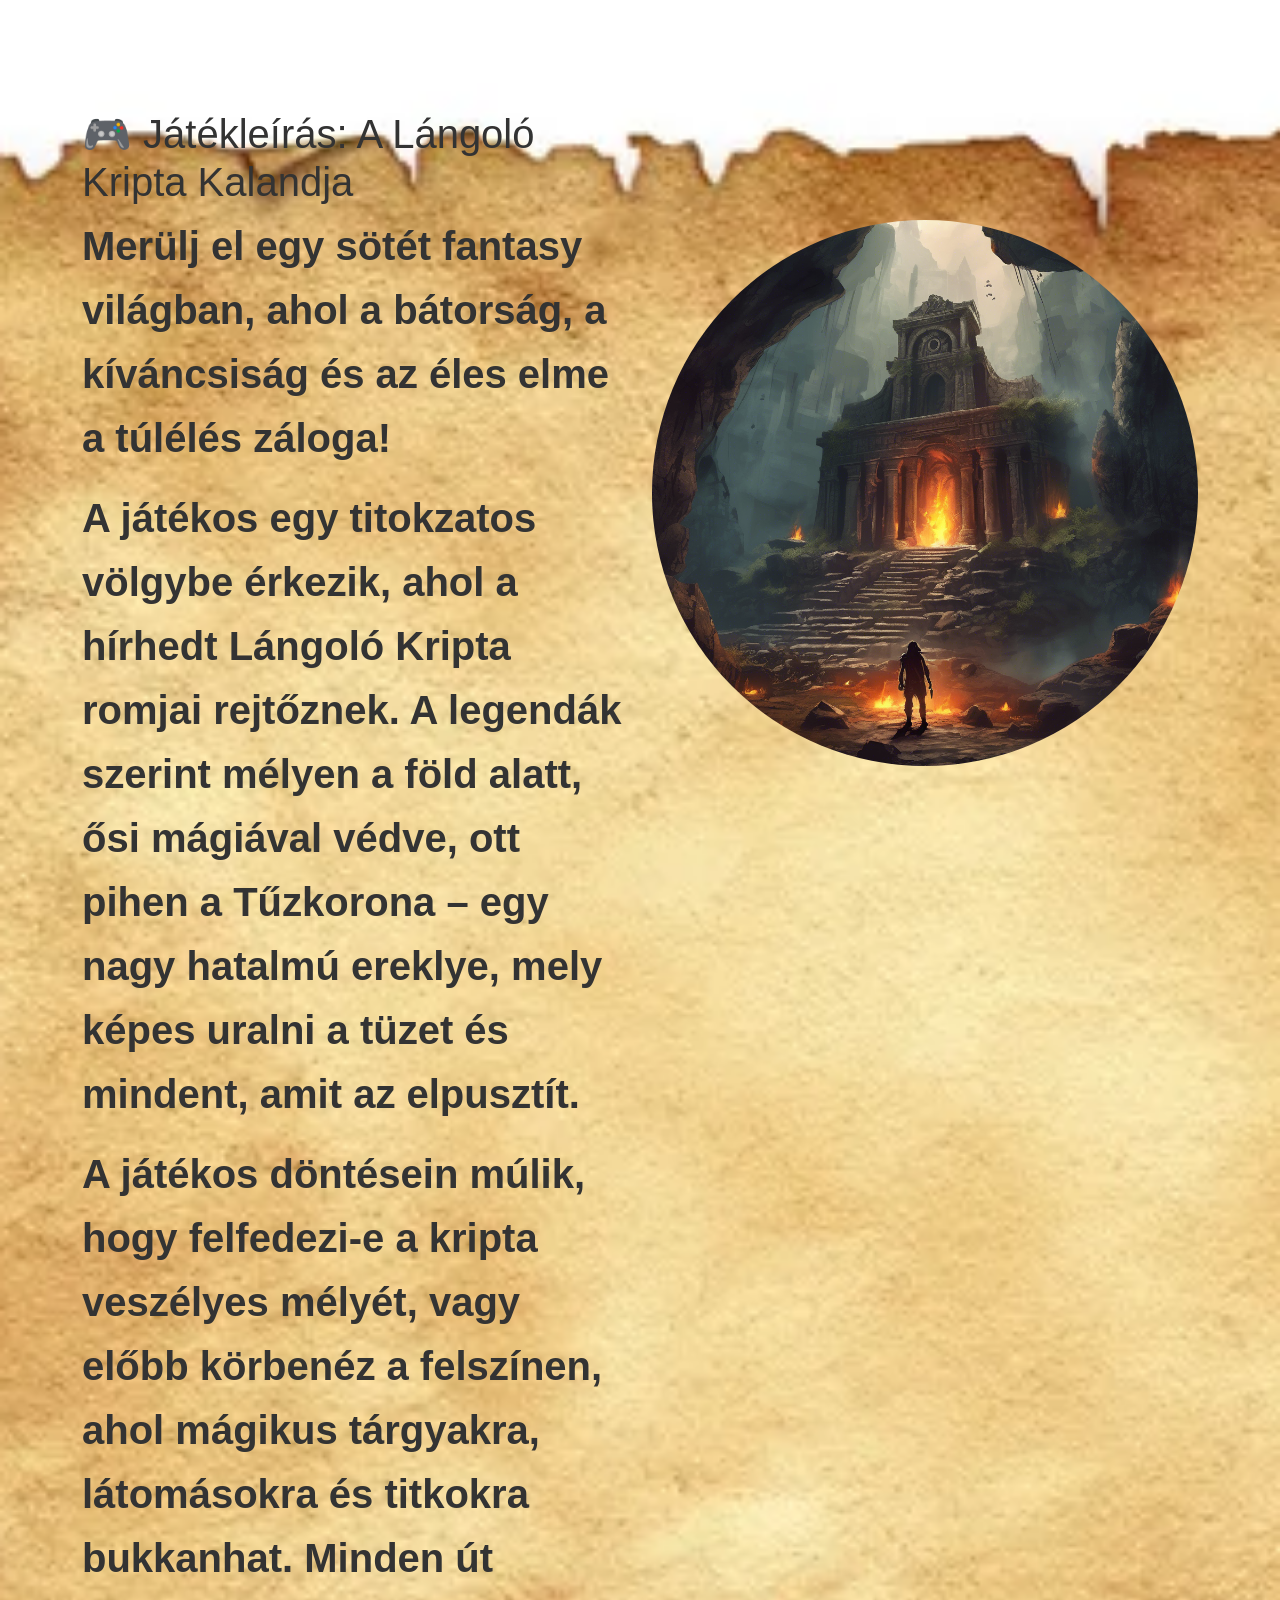
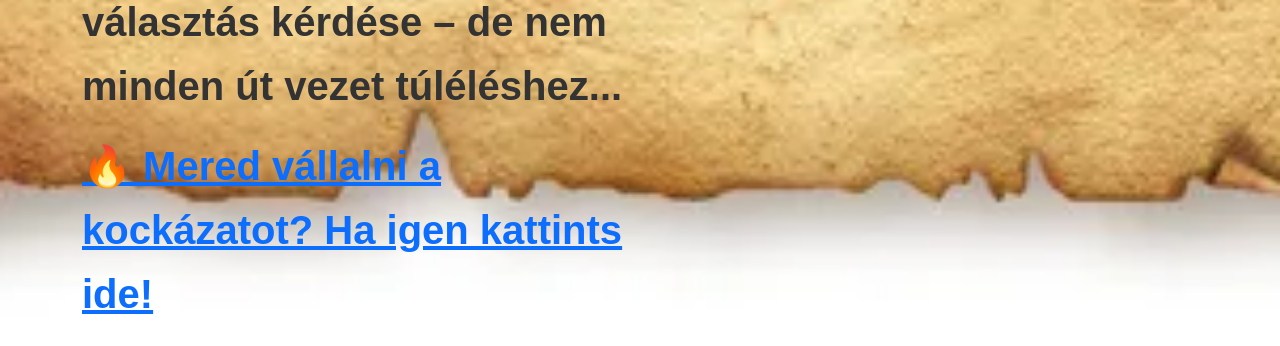
<file: index.html>
<!DOCTYPE html>
<html lang="hu">

<head>
    <meta charset="UTF-8">
    <meta name="viewport" content="width=device-width, initial-scale=1.0">
    <title>A Lángoló Kripta Kalandja</title>
    <link href="https://cdn.jsdelivr.net/npm/bootstrap@5.3.3/dist/css/bootstrap.min.css" rel="stylesheet">
    <link rel="stylesheet" href="style.css">
</head>

<body>
    <div class="container">
        <div class="row">
            <div class="col-md-6">
                <h1>🎮 Játékleírás: A Lángoló Kripta Kalandja</h1>
                <p>Merülj el egy sötét fantasy világban, ahol a bátorság, a kíváncsiság és az éles elme a túlélés
                    záloga!</p>

                    <p>  A játékos egy titokzatos völgybe érkezik, ahol a hírhedt Lángoló Kripta romjai rejtőznek. A legendák
                    szerint mélyen a föld alatt, ősi mágiával védve, ott pihen a Tűzkorona – egy nagy hatalmú ereklye,
                    mely képes uralni a tüzet és mindent, amit az elpusztít.</p>

                    <p>  A játékos döntésein múlik, hogy felfedezi-e a kripta veszélyes mélyét, vagy előbb körbenéz a
                    felszínen, ahol mágikus tárgyakra, látomásokra és titkokra bukkanhat. Minden út választás kérdése –
                    de nem minden út vezet túléléshez...
                </p>
               
       

                <a href="t1.html">🔥 Mered vállalni a kockázatot? Ha igen kattints ide!</a><br> 
            </div>
            <div class="col-md-6">
                <img class="img-fluid" src="a kezdet.png" alt="">
            </div>
        </div>
    </div>
</body>

</html>
</file>
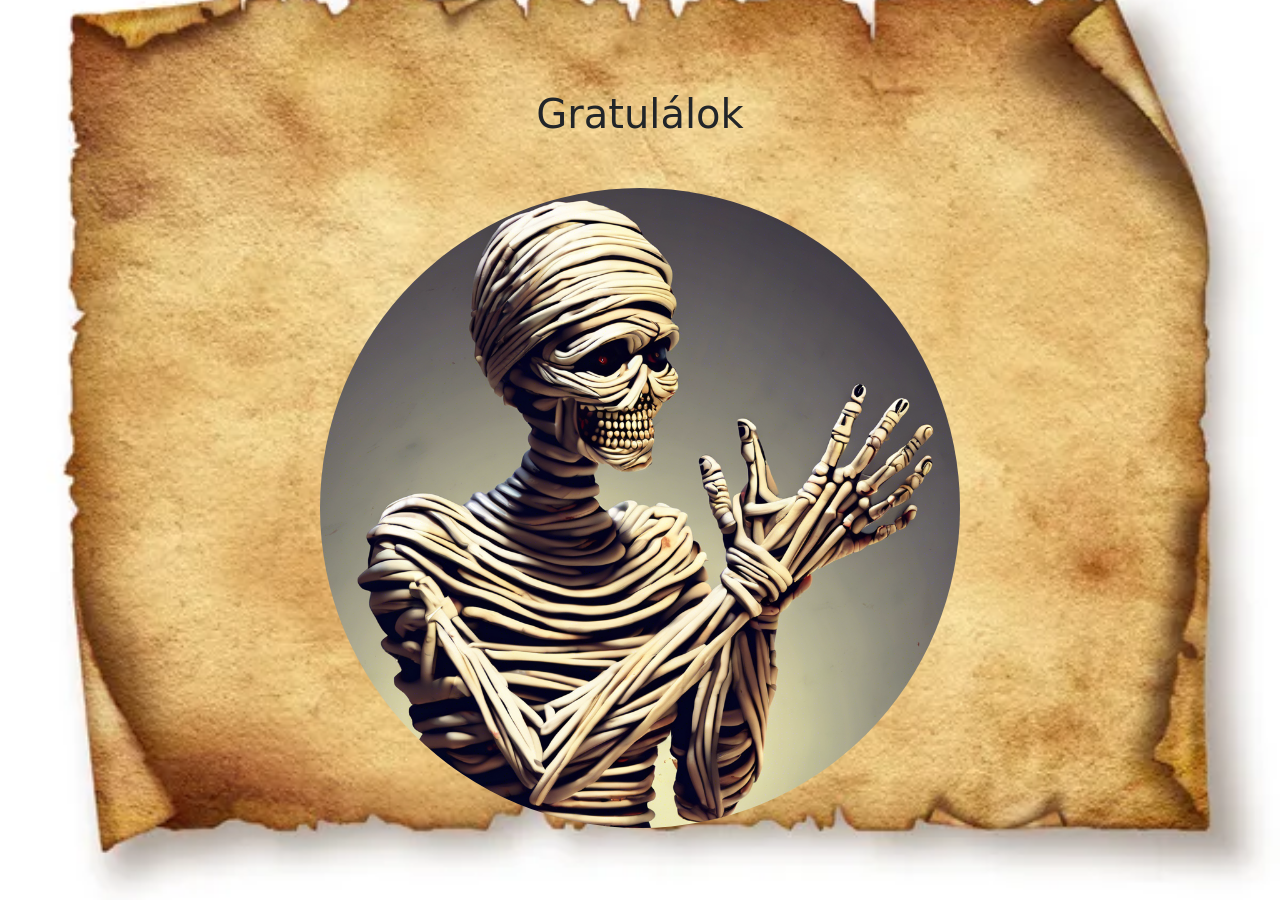
<file: t.html>
<!DOCTYPE html>
<html lang="hu">

<head>
    <meta charset="UTF-8">
    <meta name="viewport" content="width=device-width, initial-scale=1.0">
    <title>Document</title>
    <link href="https://cdn.jsdelivr.net/npm/bootstrap@5.3.3/dist/css/bootstrap.min.css" rel="stylesheet">
    <link rel="stylesheet" href="win.css">
</head>
<body>
    
    <h1>Gratulálok</h1>
    <img class="img-fluid" src="mumi.png" alt="">
</body>
</file>
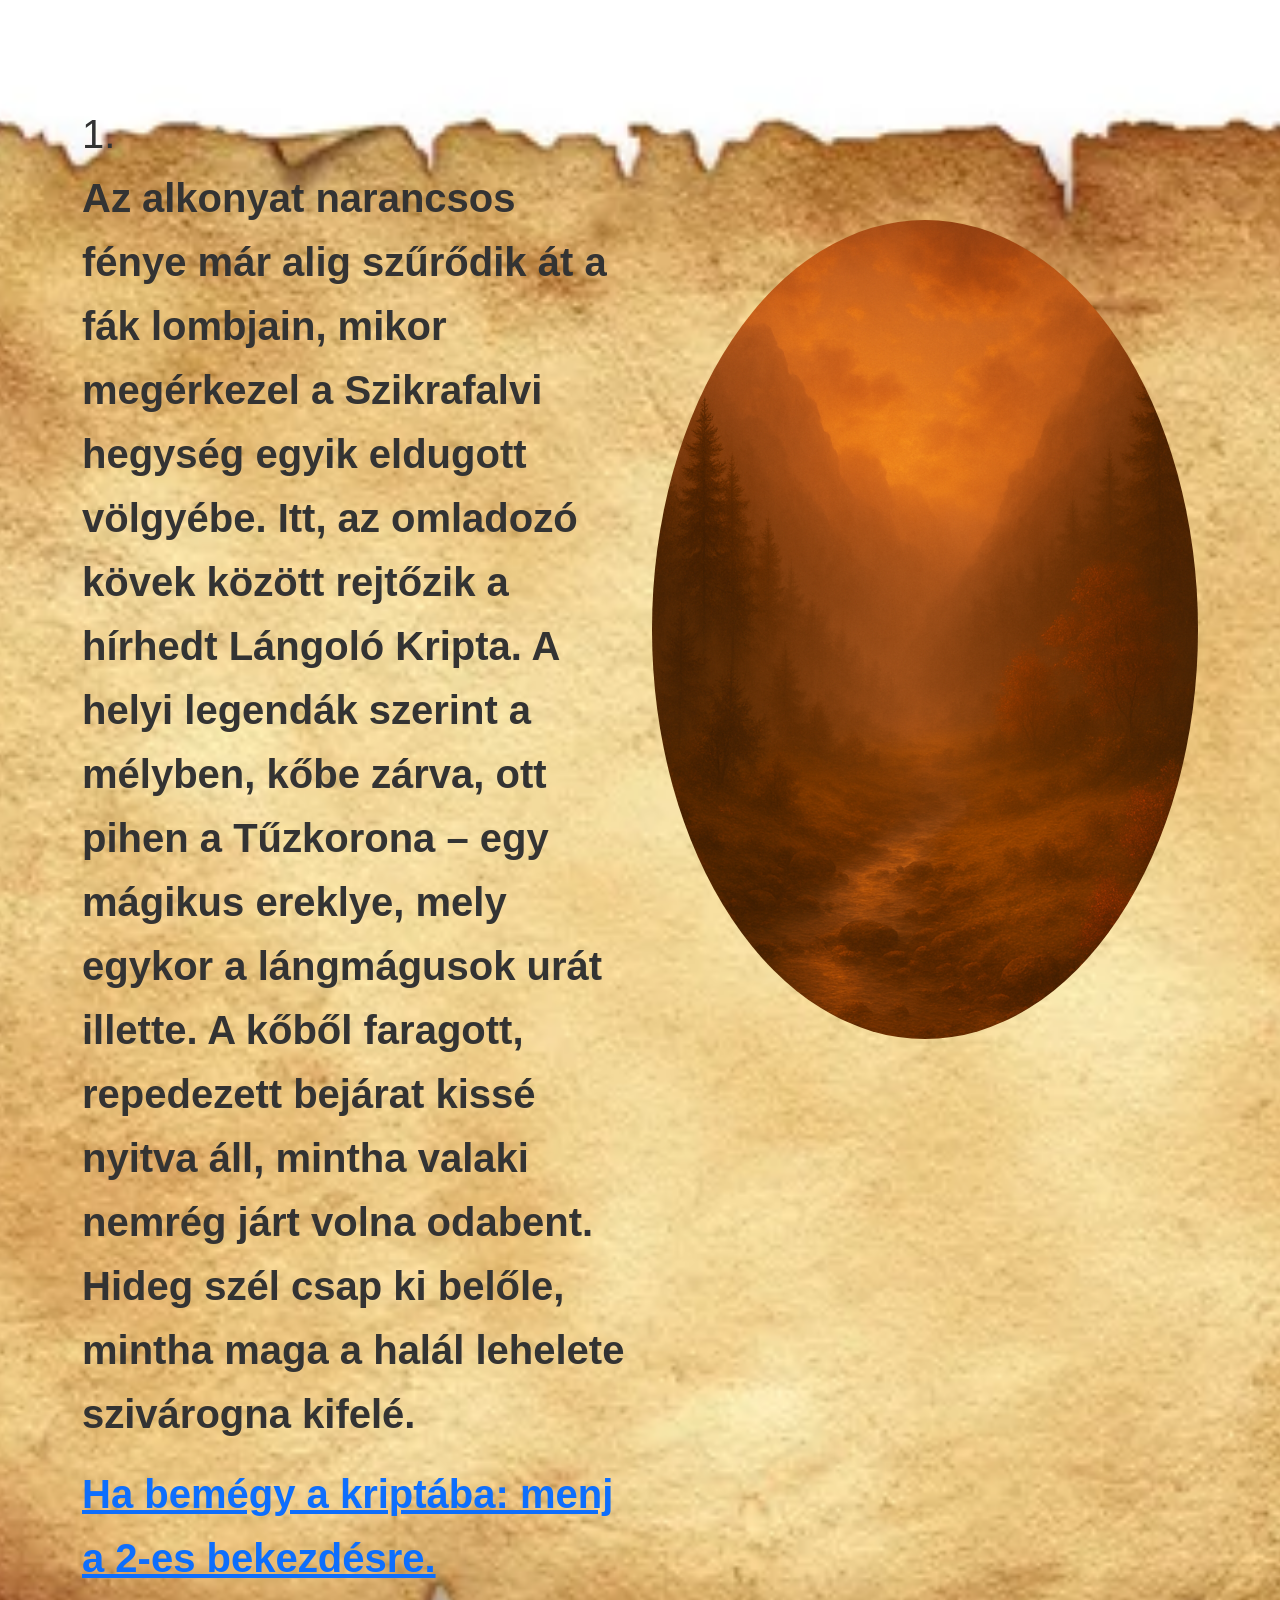
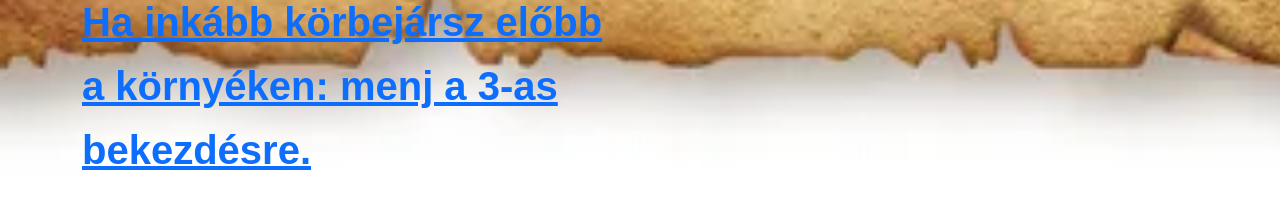
<file: t1.html>
<!DOCTYPE html>
<html lang="hu">

<head>
    <meta charset="UTF-8">
    <meta name="viewport" content="width=device-width, initial-scale=1.0">
    <title>A Lángoló Kripta Kalandja</title>
    <link href="https://cdn.jsdelivr.net/npm/bootstrap@5.3.3/dist/css/bootstrap.min.css" rel="stylesheet">
    <link rel="stylesheet" href="style.css">
</head>

<body>
    <div class="container">
        <div class="row">
            <div class="col-md-6">
                <h1>1.</h1> 
                <p>Az alkonyat narancsos fénye már alig szűrődik át a fák lombjain, mikor megérkezel a Szikrafalvi
                    hegység egyik eldugott völgyébe. Itt, az omladozó kövek között rejtőzik a hírhedt Lángoló Kripta. A
                    helyi legendák szerint a mélyben, kőbe zárva, ott pihen a Tűzkorona – egy mágikus ereklye, mely
                    egykor a lángmágusok urát illette. A kőből faragott, repedezett bejárat kissé nyitva áll, mintha
                    valaki nemrég járt volna odabent. Hideg szél csap ki belőle, mintha maga a halál lehelete szivárogna
                    kifelé.
                </p>
                <a href="t2.html">Ha bemégy a kriptába: menj a 2-es bekezdésre.</a><br> <a href="t3.html">Ha inkább
                    körbejársz előbb a környéken: menj a 3-as bekezdésre.</a>

            </div>
            <div class="col-md-6">
                <img class="img-fluid" src="volgy.png"  >
            </div>
        </div>
    </div>
</body>

</html>
</file>
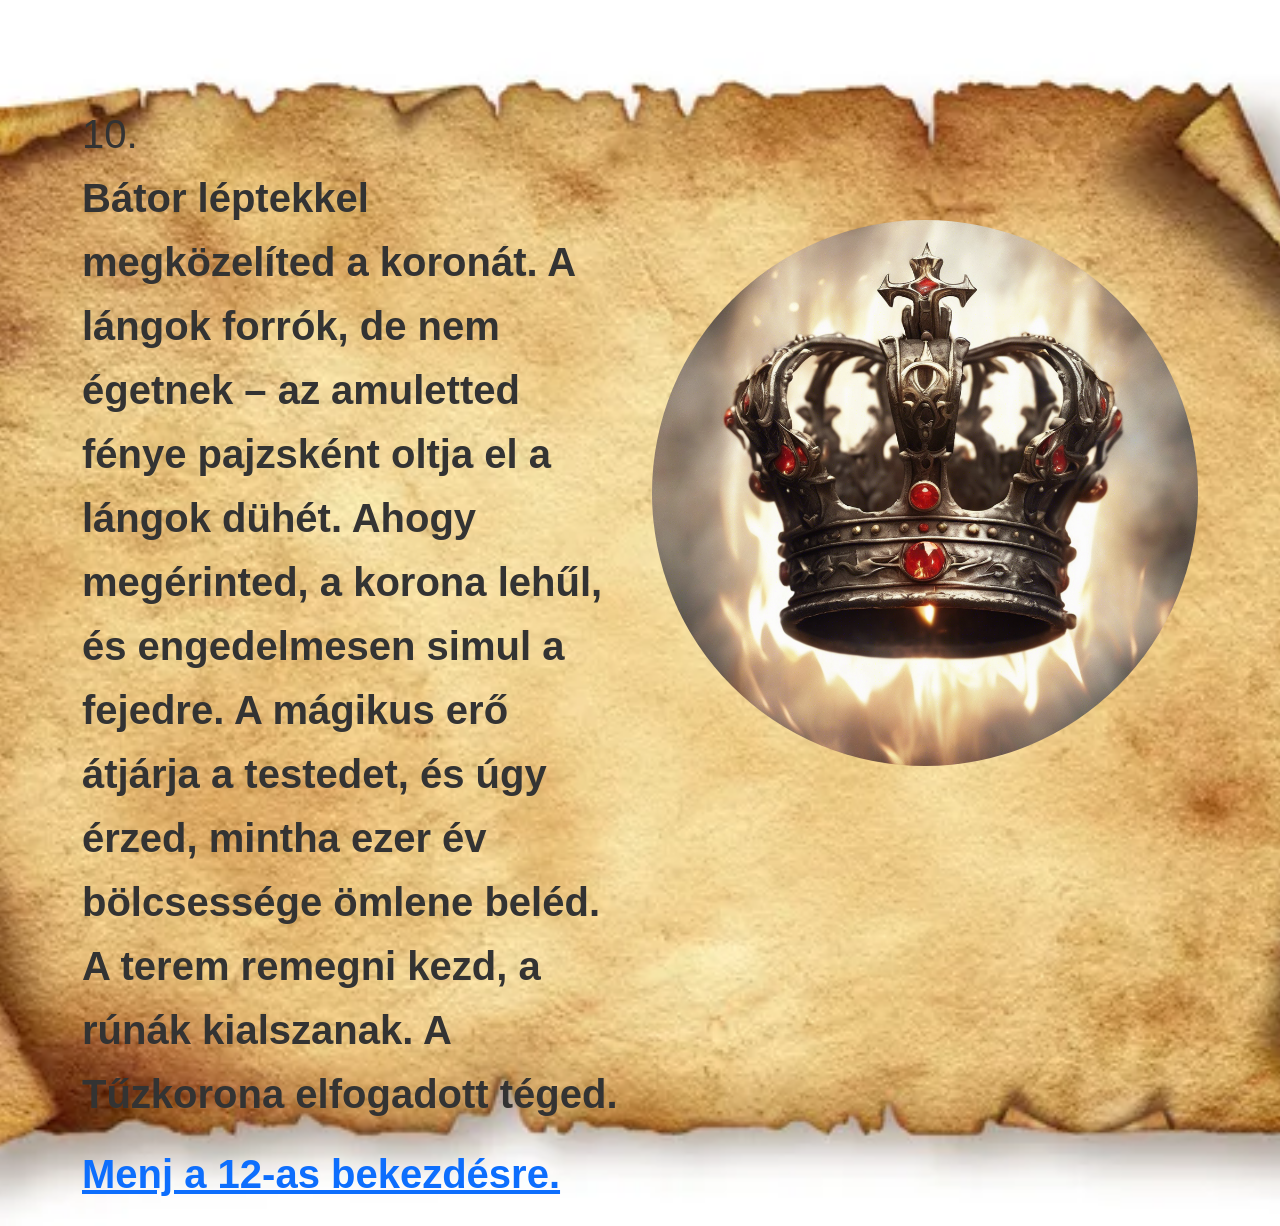
<file: t10.html>
<!DOCTYPE html>
<html lang="hu">

<head>
    <meta charset="UTF-8">
    <meta name="viewport" content="width=device-width, initial-scale=1.0">
    <title>A Lángoló Kripta Kalandja</title>
    <link href="https://cdn.jsdelivr.net/npm/bootstrap@5.3.3/dist/css/bootstrap.min.css" rel="stylesheet">
    <link rel="stylesheet" href="./style.css">
</head>

<body>
    <div class="container">
        <div class="row">
            <div class="col-md-6">
                <h1>10.</h1> 
                <p>Bátor léptekkel megközelíted a koronát. A lángok forrók, de nem égetnek – az amuletted fénye
                    pajzsként oltja el a lángok dühét. Ahogy megérinted, a korona lehűl, és engedelmesen simul a
                    fejedre. A mágikus erő átjárja a testedet, és úgy érzed, mintha ezer év bölcsessége ömlene beléd. A
                    terem remegni kezd, a rúnák kialszanak. A Tűzkorona elfogadott téged.
                </p>
                <a href="t13.html">Menj a 12-as bekezdésre.</a><br> 
            </div>
            <div class="col-md-6">
                <img class="img-fluid" src="korona.png" alt="">
            </div>
        </div>
    </div>
</body>

</html>
</file>
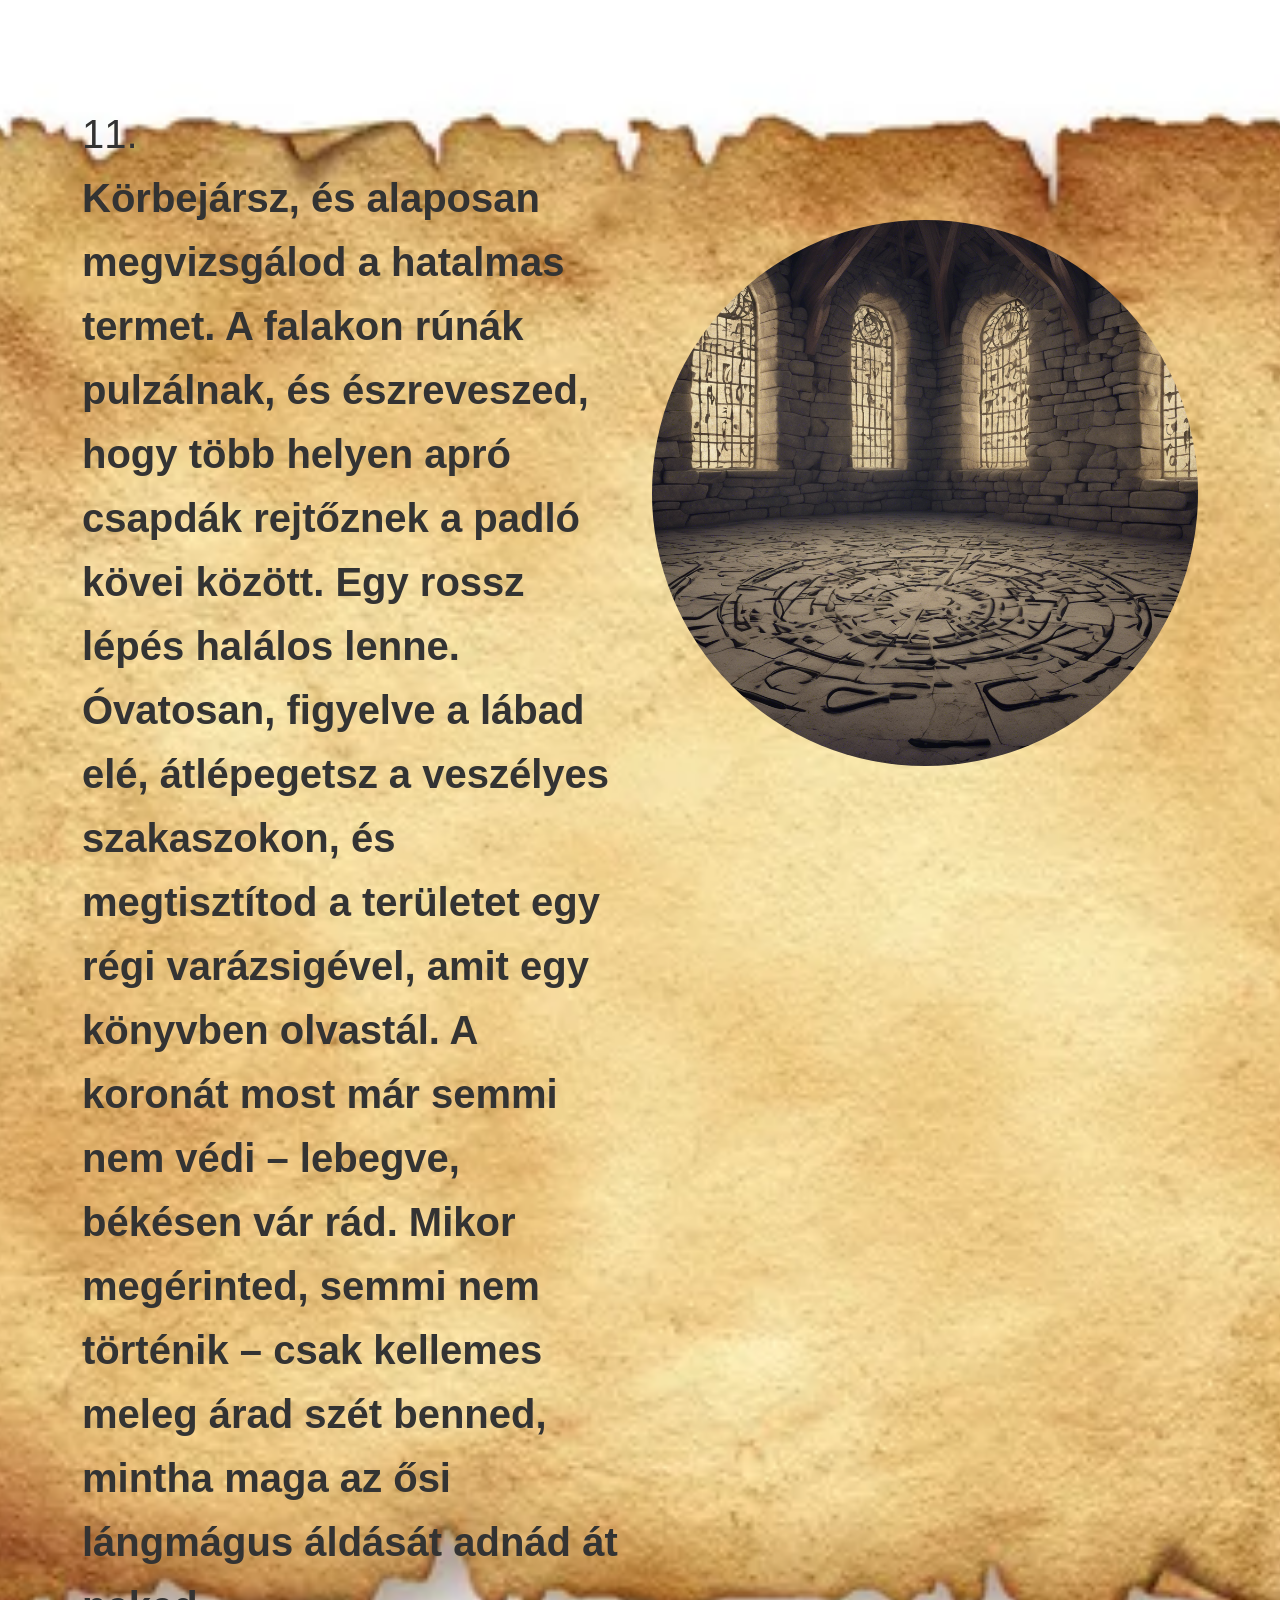
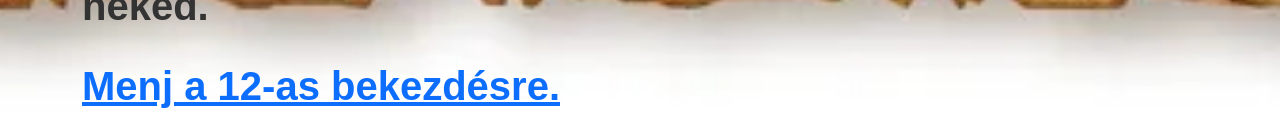
<file: t11.html>
<!DOCTYPE html>
<html lang="hu">

<head>
    <meta charset="UTF-8">
    <meta name="viewport" content="width=device-width, initial-scale=1.0">
    <title>A Lángoló Kripta Kalandja</title>
    <link href="https://cdn.jsdelivr.net/npm/bootstrap@5.3.3/dist/css/bootstrap.min.css" rel="stylesheet">
    <link rel="stylesheet" href="./style.css">
</head>

<body>
    <div class="container">
        <div class="row">
            <div class="col-md-6">
                <h1>11.</h1> 
                <p>Körbejársz, és alaposan megvizsgálod a hatalmas termet. A falakon rúnák pulzálnak, és észreveszed,
                    hogy több helyen apró csapdák rejtőznek a padló kövei között. Egy rossz lépés halálos lenne.
                    Óvatosan, figyelve a lábad elé, átlépegetsz a veszélyes szakaszokon, és megtisztítod a területet egy
                    régi varázsigével, amit egy könyvben olvastál. A koronát most már semmi nem védi – lebegve, békésen
                    vár rád. Mikor megérinted, semmi nem történik – csak kellemes meleg árad szét benned, mintha maga az
                    ősi lángmágus áldását adnád át neked.
                </p>
                <a href="t13.html">Menj a 12-as bekezdésre.
                </a><br> 

            </div>
            <div class="col-md-6">
                <img class="img-fluid" src="room.png" alt="">
            </div>
        </div>
    </div>
</body>

</html>
</file>
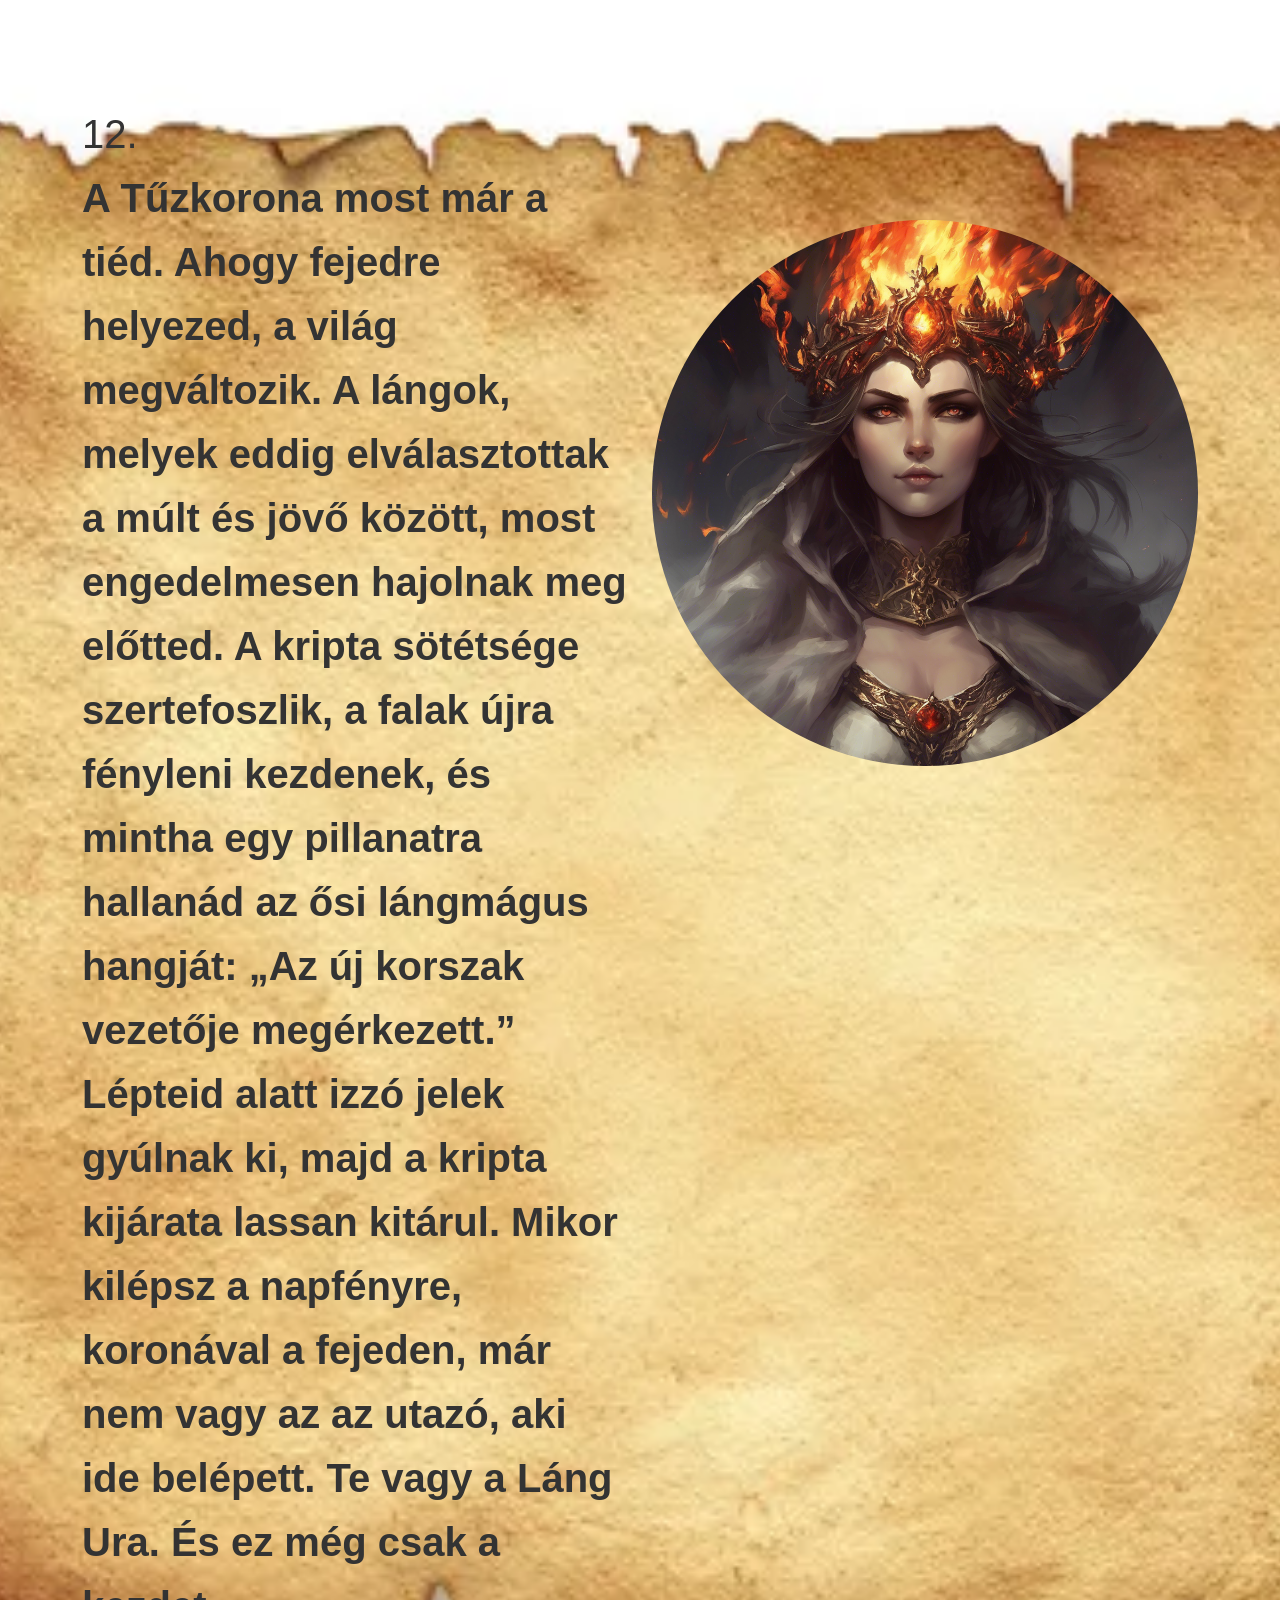
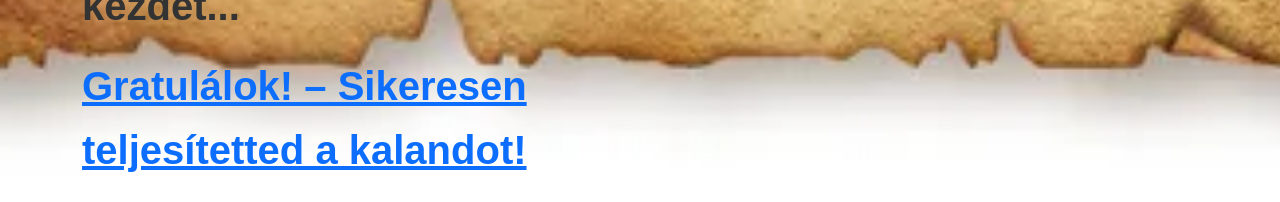
<file: t13.html>
<!DOCTYPE html>
<html lang="hu">

<head>
    <meta charset="UTF-8">
    <meta name="viewport" content="width=device-width, initial-scale=1.0">
    <title>A Lángoló Kripta Kalandja</title>
    <link href="https://cdn.jsdelivr.net/npm/bootstrap@5.3.3/dist/css/bootstrap.min.css" rel="stylesheet">
    <link rel="stylesheet" href="./style.css">
</head>

<body>
    <div class="container">
        <div class="row">
            <div class="col-md-6">
                <h1>12.</h1> 
                <p>A Tűzkorona most már a tiéd. Ahogy fejedre helyezed, a világ megváltozik. A lángok, melyek eddig
                    elválasztottak a múlt és jövő között, most engedelmesen hajolnak meg előtted. A kripta sötétsége
                    szertefoszlik, a falak újra fényleni kezdenek, és mintha egy pillanatra hallanád az ősi lángmágus
                    hangját: „Az új korszak vezetője megérkezett.” Lépteid alatt izzó jelek gyúlnak ki, majd a kripta
                    kijárata lassan kitárul. Mikor kilépsz a napfényre, koronával a fejeden, már nem vagy az az utazó,
                    aki ide belépett.
                    Te vagy a Láng Ura. És ez még csak a kezdet...
                </p>
                <a href="t.html">Gratulálok! – Sikeresen teljesítetted a kalandot!</a><br> 
            </div>
            <div class="col-md-6">
                <img class="img-fluid" src="nyer.png" alt="">
            </div>
        </div>
    </div>
</body>

</html>
</file>
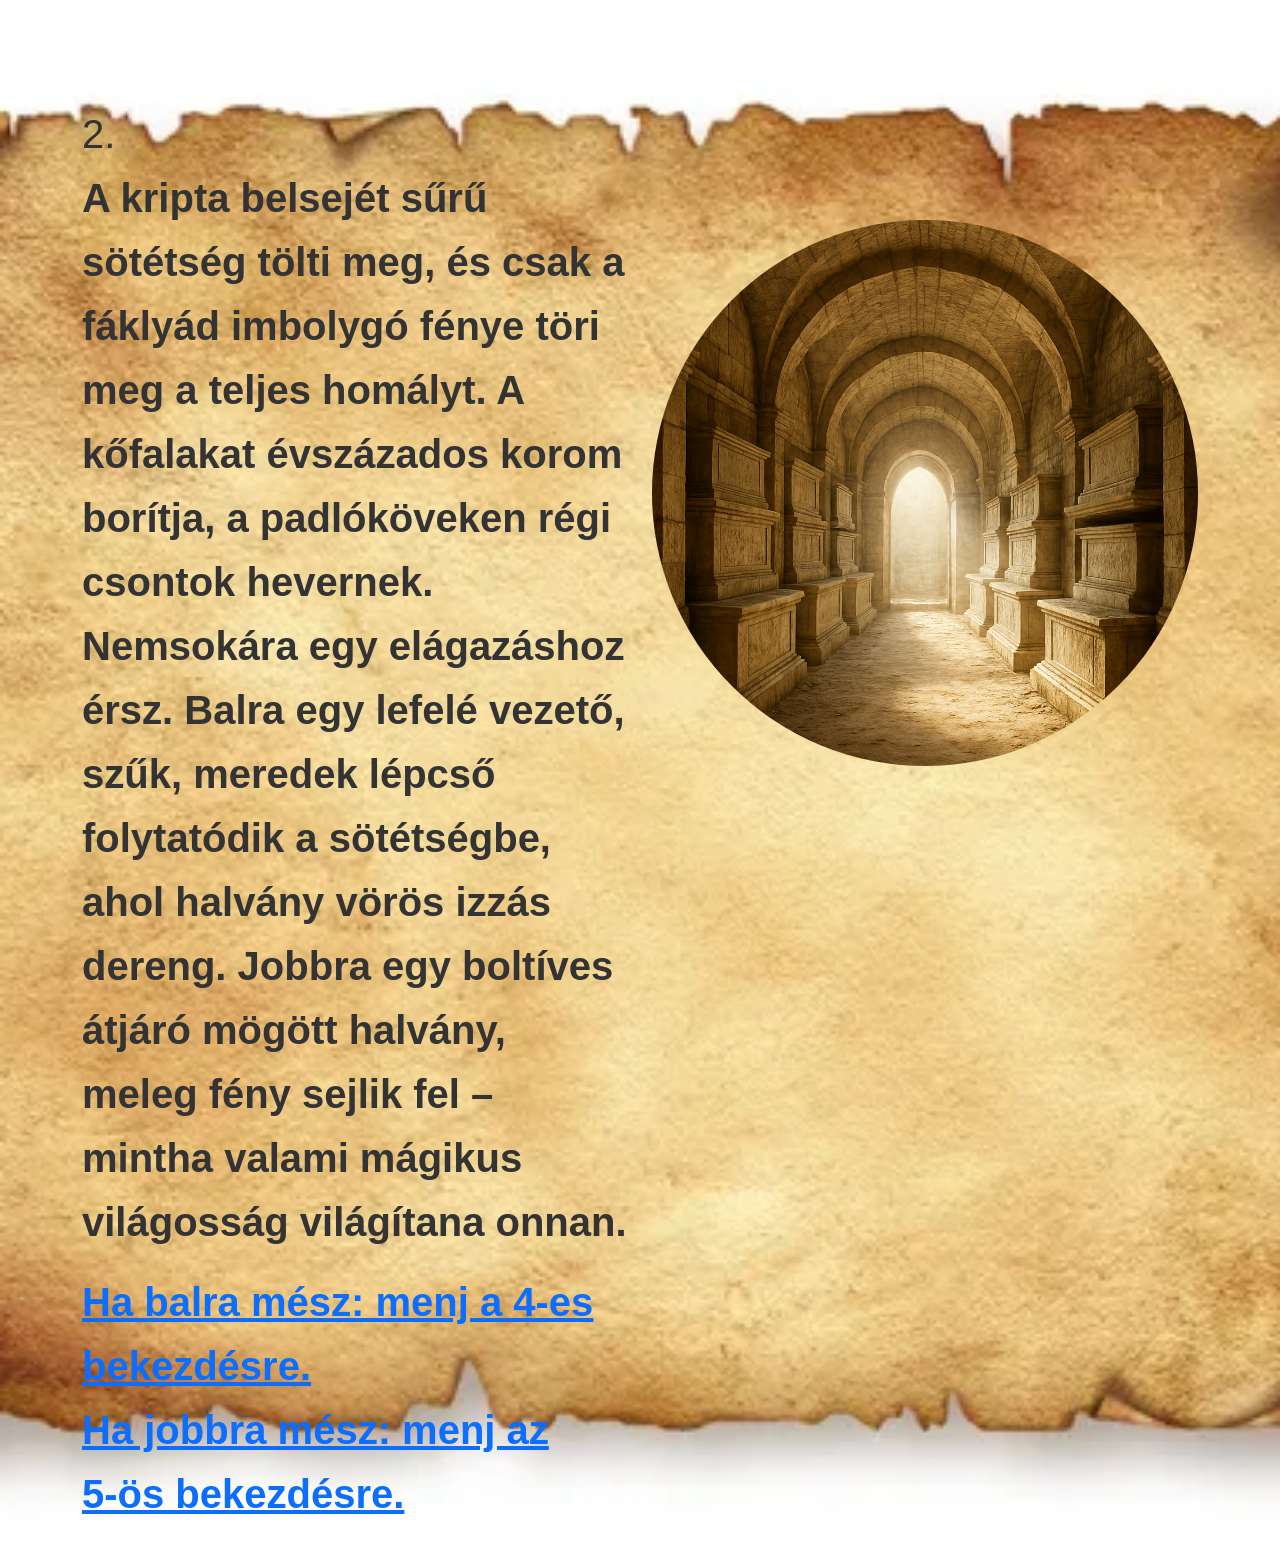
<file: t2.html>
<!DOCTYPE html>
<html lang="en">

<head>
    <meta charset="UTF-8">
    <meta name="viewport" content="width=device-width, initial-scale=1.0">
    <title>A Lángoló Kripta Kalandja</title>
    <link href="https://cdn.jsdelivr.net/npm/bootstrap@5.3.3/dist/css/bootstrap.min.css" rel="stylesheet">
    <link rel="stylesheet" href="./style.css">
</head>

<body>
    <div class="container">
        <div class="row">
            <div class="col-md-6">
                <h1>2.</h1> 
                <p>A kripta belsejét sűrű sötétség tölti meg, és csak a fáklyád imbolygó fénye töri meg a teljes
                    homályt. A kőfalakat évszázados korom borítja, a padlóköveken régi csontok hevernek. Nemsokára egy
                    elágazáshoz érsz. Balra egy lefelé vezető, szűk, meredek lépcső folytatódik a sötétségbe, ahol
                    halvány vörös izzás dereng. Jobbra egy boltíves átjáró mögött halvány, meleg fény sejlik fel –
                    mintha valami mágikus világosság világítana onnan.
                </p>
                <a href="t4.html">Ha balra mész: menj a 4-es bekezdésre. </a><br> <a href="t5.html">Ha jobbra mész: menj
                    az 5-ös bekezdésre.

                </a>

            </div>
            <div class="col-md-6">
                <img class="img-fluid" src="kripta.png" alt="">
            </div>
        </div>
    </div>
</body>

</html>
</file>
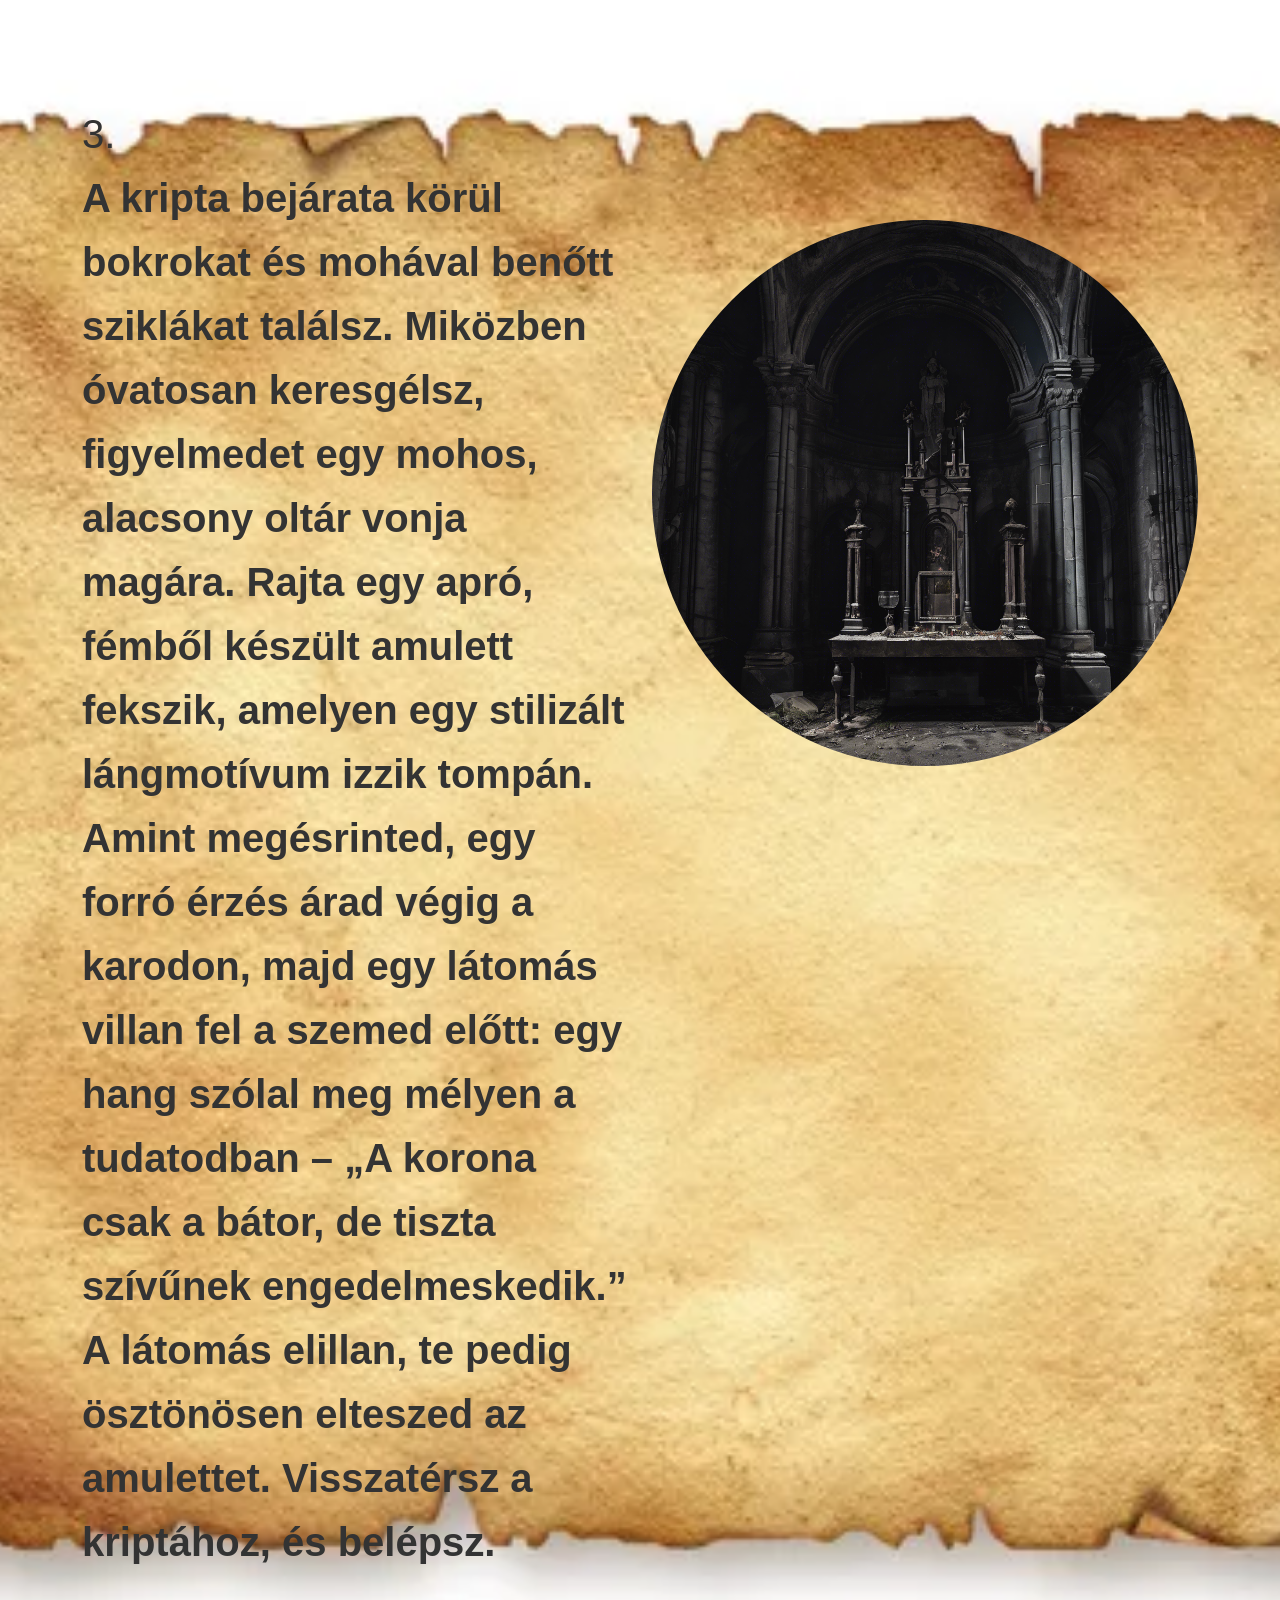
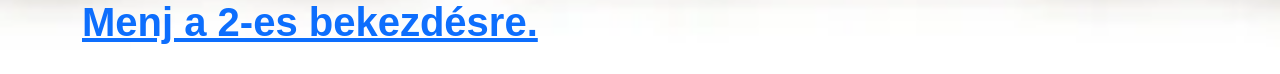
<file: t3.html>
<!DOCTYPE html>
<html lang="en">

<head>
    <meta charset="UTF-8">
    <meta name="viewport" content="width=device-width, initial-scale=1.0">
    <title>A Lángoló Kripta Kalandja</title>
    <link href="https://cdn.jsdelivr.net/npm/bootstrap@5.3.3/dist/css/bootstrap.min.css" rel="stylesheet">
    <link rel="stylesheet" href="./style.css">
</head>

<body>
    <div class="container">
        <div class="row">
            <div class="col-md-6">
                <h1>3.</h1> 
                <p>A kripta bejárata körül bokrokat és mohával benőtt sziklákat találsz. Miközben óvatosan keresgélsz,
                    figyelmedet egy mohos, alacsony oltár vonja magára. Rajta egy apró, fémből készült amulett fekszik,
                    amelyen egy stilizált lángmotívum izzik tompán. Amint megésrinted, egy forró érzés árad végig a
                    karodon, majd egy látomás villan fel a szemed előtt: egy hang szólal meg mélyen a tudatodban – „A
                    korona csak a bátor, de tiszta szívűnek engedelmeskedik.” A látomás elillan, te pedig ösztönösen
                    elteszed az amulettet. Visszatérsz a kriptához, és belépsz.
                </p>
                <a href="t2.html">Menj a 2-es bekezdésre. </a><br> 

            </div>
            <div class="col-md-6">
                <img class="img-fluid" src="altar.png" alt="">
            </div>
        </div>
    </div>
</body>

</html>
</file>
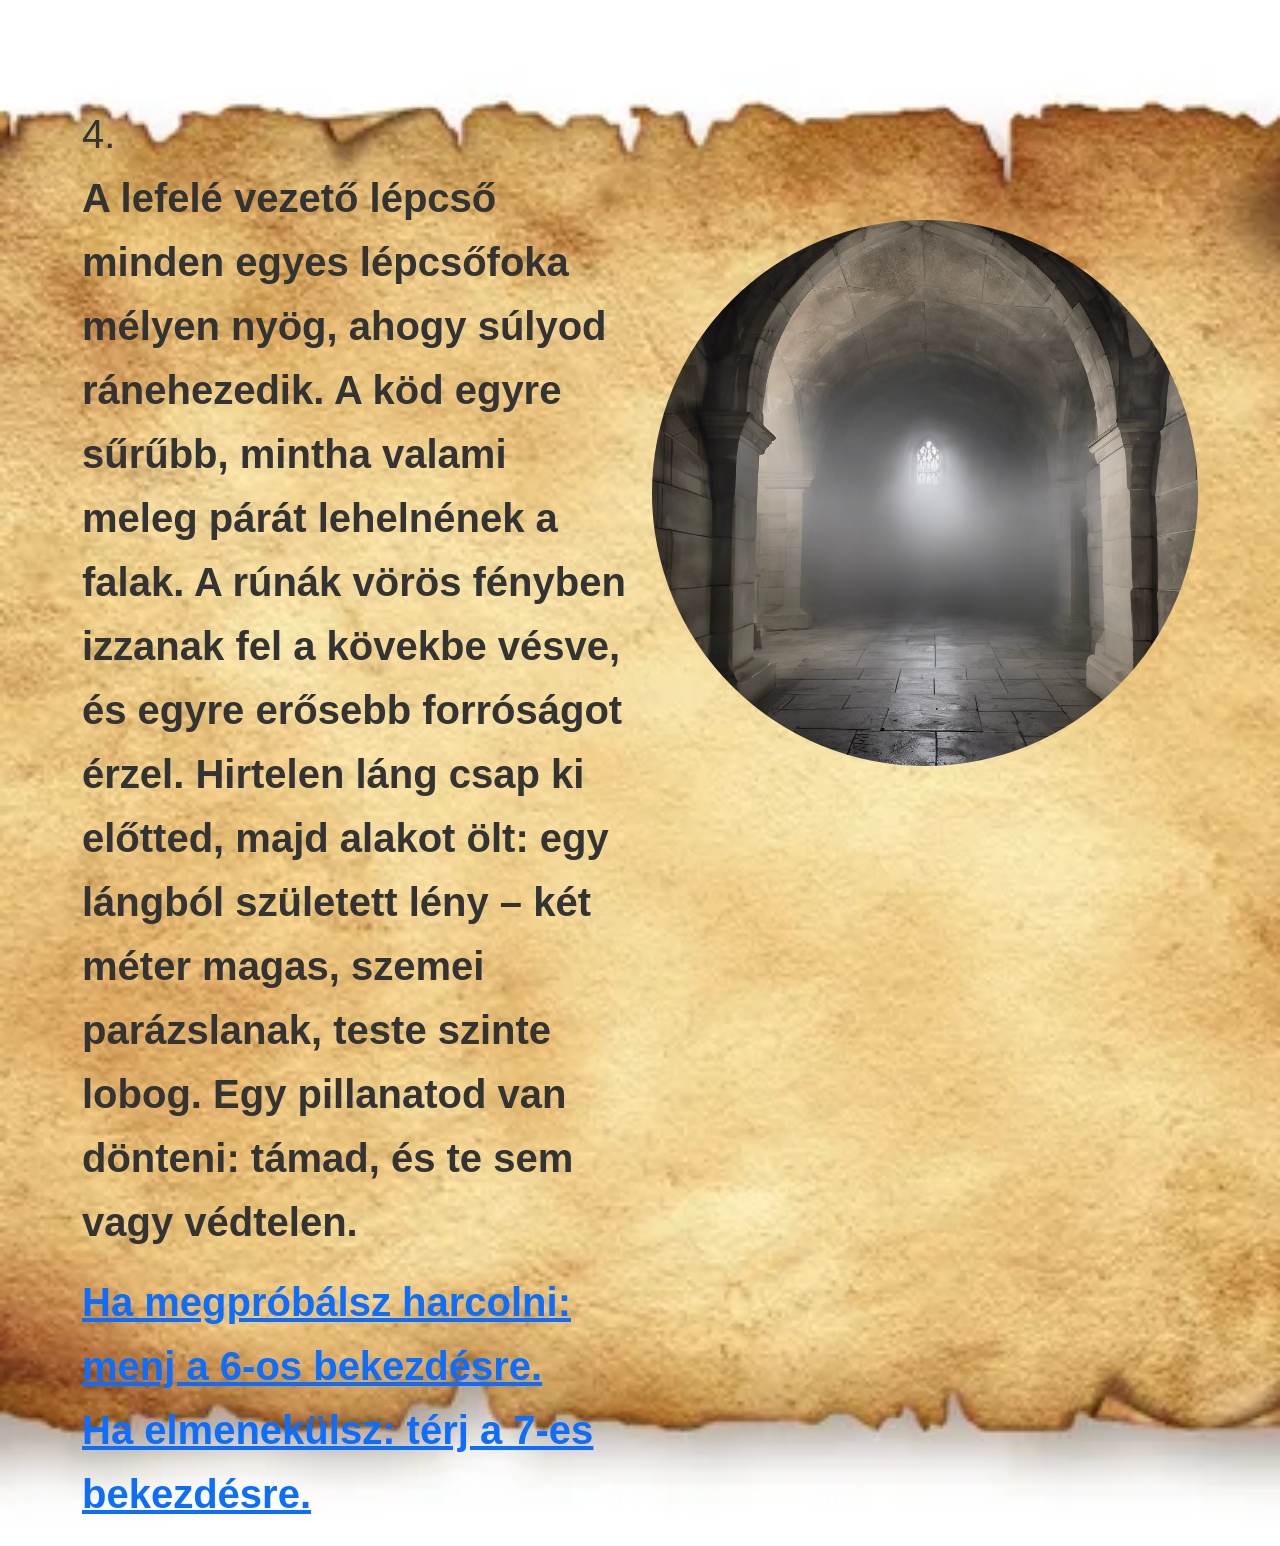
<file: t4.html>
<!DOCTYPE html>
<html lang="en">

<head>
    <meta charset="UTF-8">
    <meta name="viewport" content="width=device-width, initial-scale=1.0">
    <title>A Lángoló Kripta Kalandja</title>
    <link href="https://cdn.jsdelivr.net/npm/bootstrap@5.3.3/dist/css/bootstrap.min.css" rel="stylesheet">
    <link rel="stylesheet" href="./style.css">
</head>

<body>
    <div class="container">
        <div class="row">
            <div class="col-md-6">
                <h1>4.</h1> 
                <p>A lefelé vezető lépcső minden egyes lépcsőfoka mélyen nyög, ahogy súlyod ránehezedik. A köd egyre
                    sűrűbb, mintha valami meleg párát lehelnének a falak. A rúnák vörös fényben izzanak fel a kövekbe
                    vésve, és egyre erősebb forróságot érzel. Hirtelen láng csap ki előtted, majd alakot ölt: egy
                    lángból született lény – két méter magas, szemei parázslanak, teste szinte lobog. Egy pillanatod van
                    dönteni: támad, és te sem vagy védtelen.
                </p>
                <a href="t6.html">Ha megpróbálsz harcolni: menj a 6-os bekezdésre. </a><br> <a href="t7.html">Ha elmenekülsz: térj a 7-es bekezdésre.

                </a>

            </div>
            <div class="col-md-6">
                <img class="img-fluid" src="kod.png" alt="">
            </div>
        </div>
    </div>
</body>

</html>
</file>
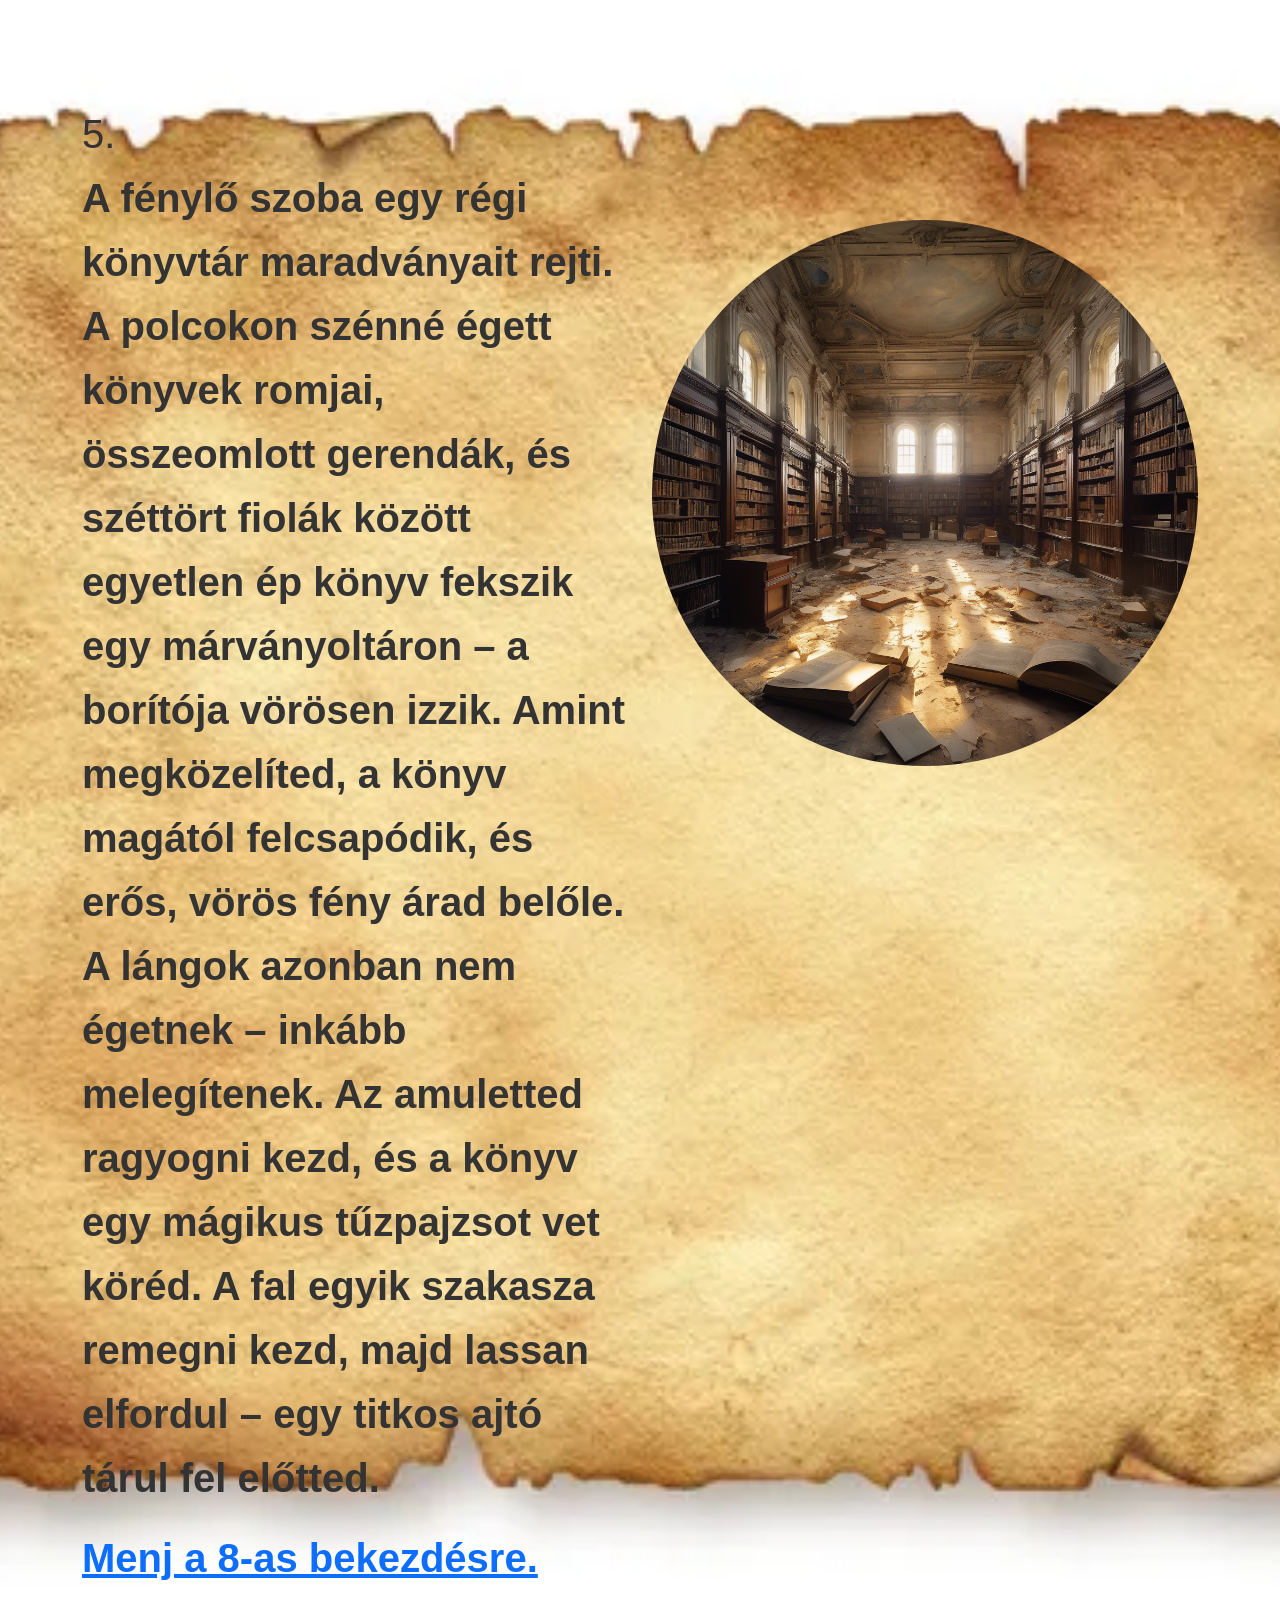
<file: t5.html>
<!DOCTYPE html>
<html lang="en">

<head>
    <meta charset="UTF-8">
    <meta name="viewport" content="width=device-width, initial-scale=1.0">
    <title>A Lángoló Kripta Kalandja</title>
    <link href="https://cdn.jsdelivr.net/npm/bootstrap@5.3.3/dist/css/bootstrap.min.css" rel="stylesheet">
    <link rel="stylesheet" href="./style.css">
</head>

<body>
    <div class="container">
        <div class="row">
            <div class="col-md-6">
                <h1>5.</h1> 
                <p>A fénylő szoba egy régi könyvtár maradványait rejti. A polcokon szénné égett könyvek romjai,
                    összeomlott gerendák, és széttört fiolák között egyetlen ép könyv fekszik egy márványoltáron – a
                    borítója vörösen izzik. Amint megközelíted, a könyv magától felcsapódik, és erős, vörös fény árad
                    belőle. A lángok azonban nem égetnek – inkább melegítenek. Az amuletted ragyogni kezd, és a könyv
                    egy mágikus tűzpajzsot vet köréd. A fal egyik szakasza remegni kezd, majd lassan elfordul – egy
                    titkos ajtó tárul fel előtted.
                </p>
                <a href="t8.html">Menj a 8-as bekezdésre. </a><br> 
            </div>
            <div class="col-md-6">
                <img class="img-fluid" src="konyvtár.png" alt="">
            </div>
        </div>
    </div>
</body>

</html>
</file>
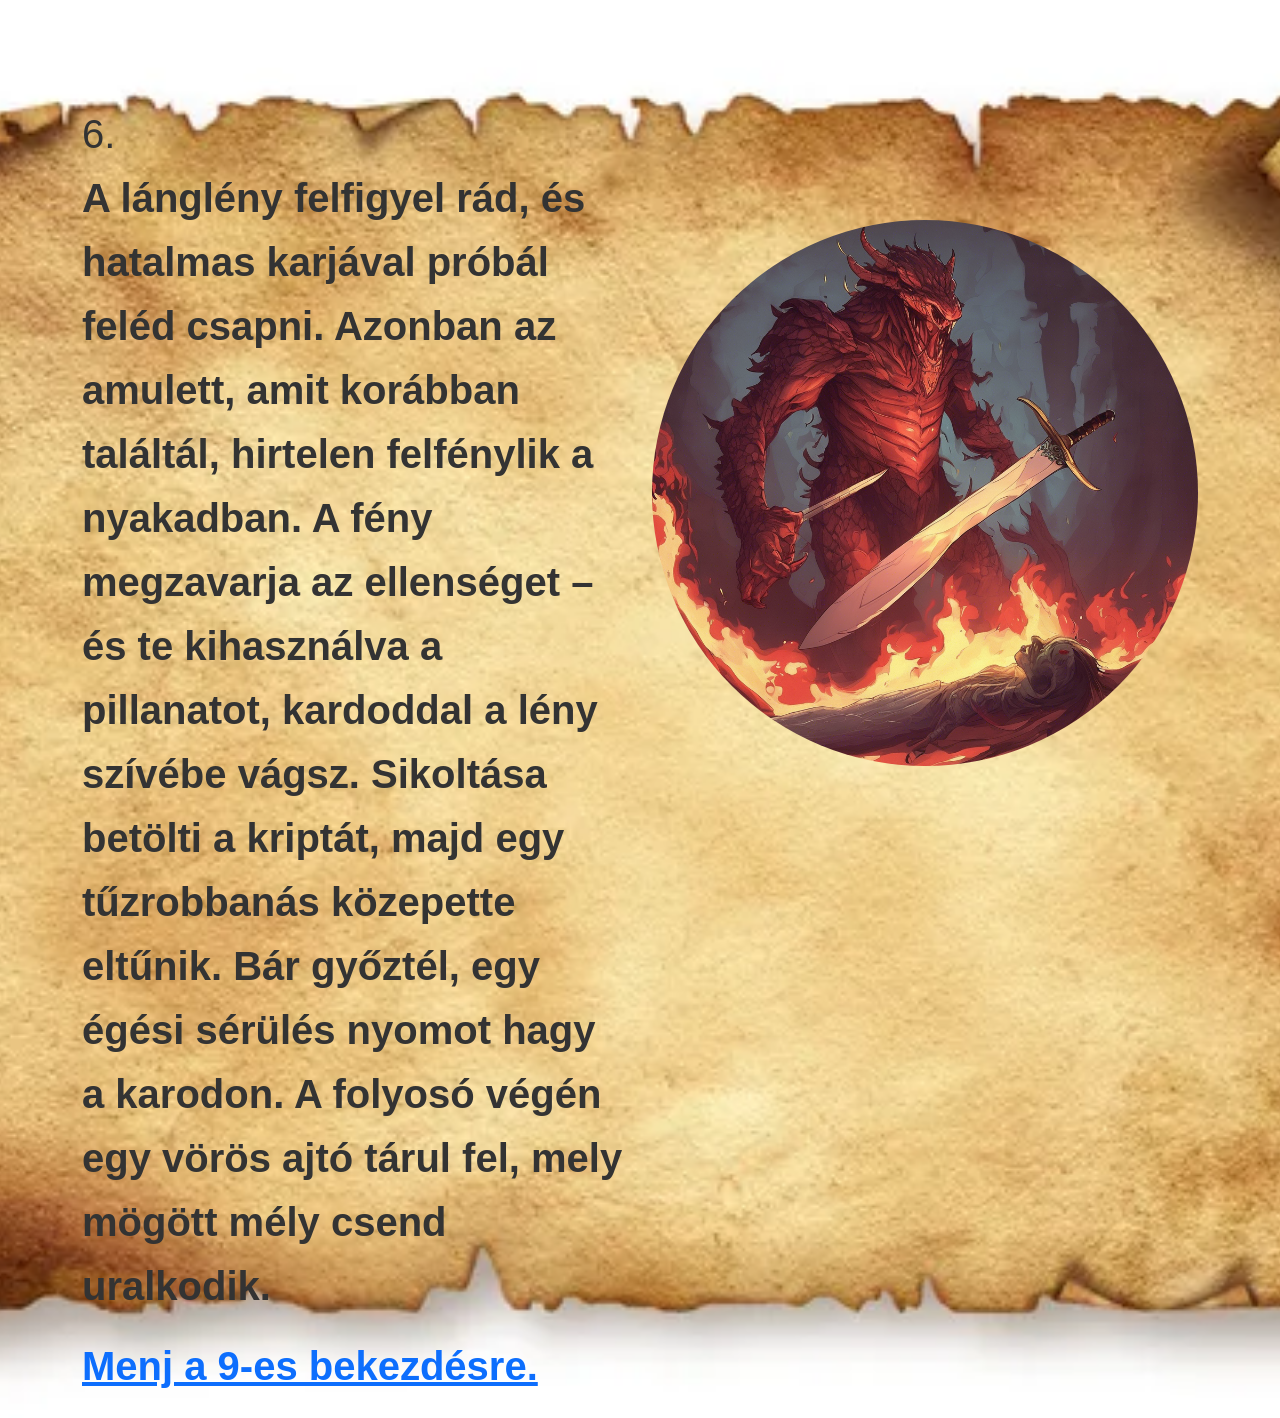
<file: t6.html>
<!DOCTYPE html>
<html lang="hu">

<head>
    <meta charset="UTF-8">
    <meta name="viewport" content="width=device-width, initial-scale=1.0">
    <title>A Lángoló Kripta Kalandja</title>
    <link href="https://cdn.jsdelivr.net/npm/bootstrap@5.3.3/dist/css/bootstrap.min.css" rel="stylesheet">
    <link rel="stylesheet" href="./style.css">
</head>

<body>
    <div class="container">
        <div class="row">
            <div class="col-md-6">
                <h1>6.</h1> 
                <p>A lánglény felfigyel rád, és hatalmas karjával próbál feléd csapni. Azonban az amulett, amit korábban
                    találtál, hirtelen felfénylik a nyakadban. A fény megzavarja az ellenséget – és te kihasználva a
                    pillanatot, kardoddal a lény szívébe vágsz. Sikoltása betölti a kriptát, majd egy tűzrobbanás
                    közepette eltűnik. Bár győztél, egy égési sérülés nyomot hagy a karodon. A folyosó végén egy vörös
                    ajtó tárul fel, mely mögött mély csend uralkodik.
                </p>
                
                <a href="t9.html">Menj a 9-es bekezdésre.</a><br> 

            </div>
            <div class="col-md-6">
                <img class="img-fluid" src="draggon.png" alt="">
            </div>
        </div>
    </div>
</body>

</html>
</file>
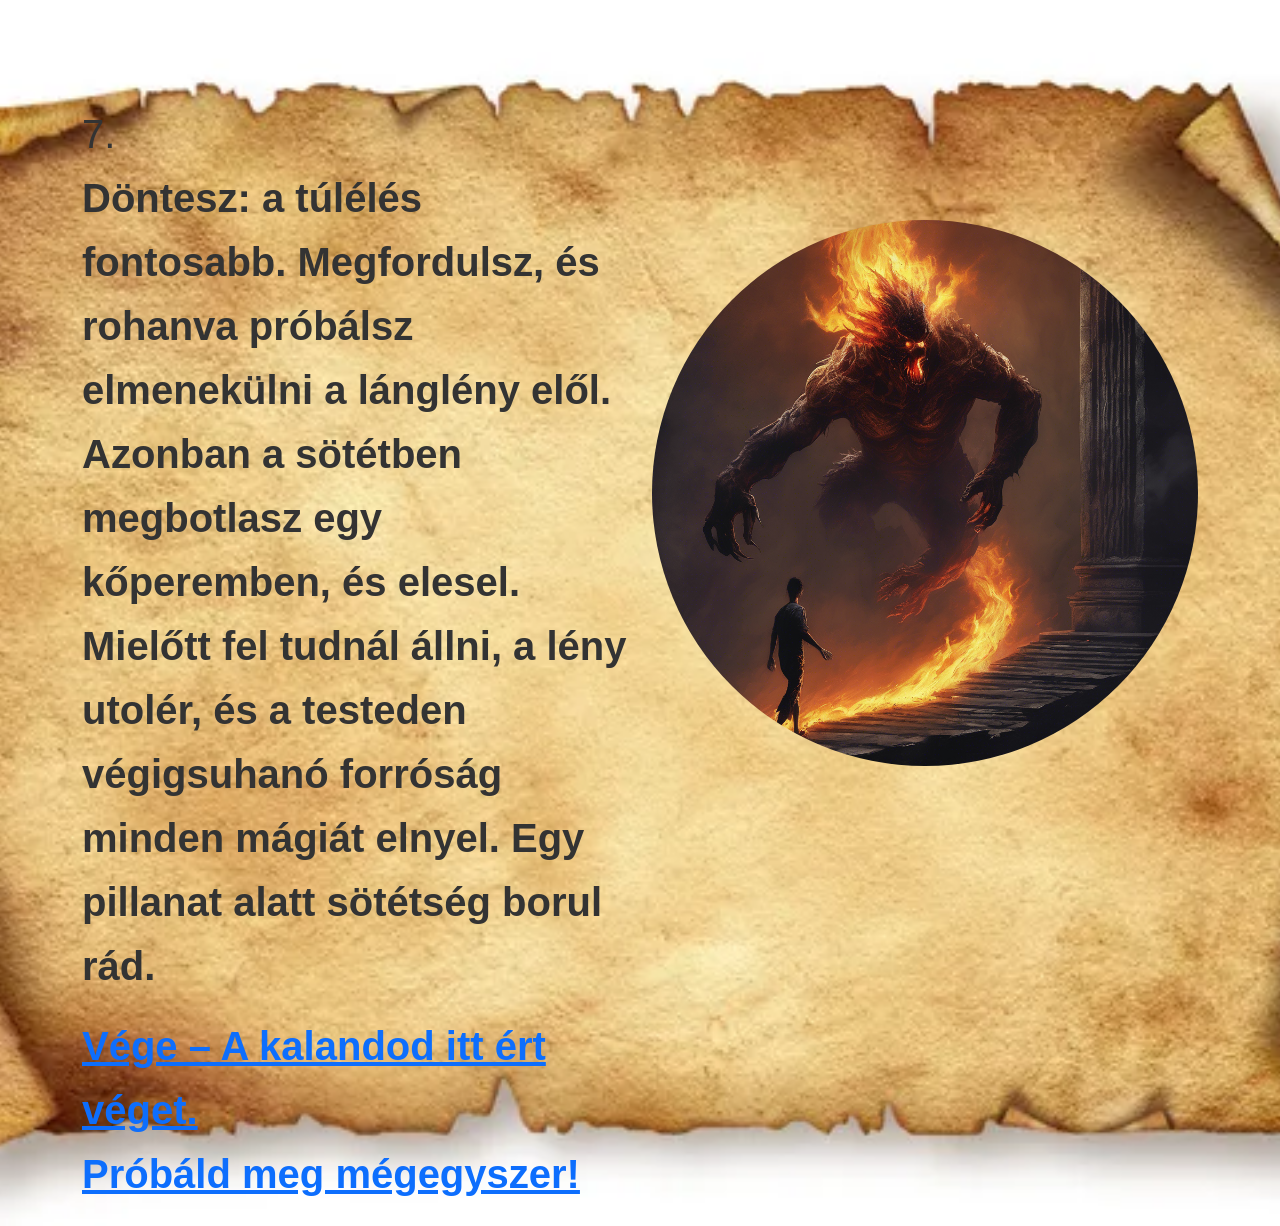
<file: t7.html>
<!DOCTYPE html>
<html lang="hu">

<head>
    <meta charset="UTF-8">
    <meta name="viewport" content="width=device-width, initial-scale=1.0">
    <title>A Lángoló Kripta Kalandja</title>
    <link href="https://cdn.jsdelivr.net/npm/bootstrap@5.3.3/dist/css/bootstrap.min.css" rel="stylesheet">
    <link rel="stylesheet" href="./style.css">
</head>

<body>
    <div class="container">
        <div class="row">
            <div class="col-md-6">
                <h1>7.</h1> 
                <p>Döntesz: a túlélés fontosabb. Megfordulsz, és rohanva próbálsz elmenekülni a lánglény elől. Azonban a
                    sötétben megbotlasz egy kőperemben, és elesel. Mielőtt fel tudnál állni, a lény utolér, és a
                    testeden végigsuhanó forróság minden mágiát elnyel. Egy pillanat alatt sötétség borul rád.
                </p>
                <a href="t1.html">Vége – A kalandod itt ért véget.</a><br>  <a href="t1.html">Próbáld meg mégegyszer!</a>


            </div>
            <div class="col-md-6">
                <img class="img-fluid" src="fotás.png" alt="">
            </div>
        </div>
    </div>
</body>

</html>
</file>
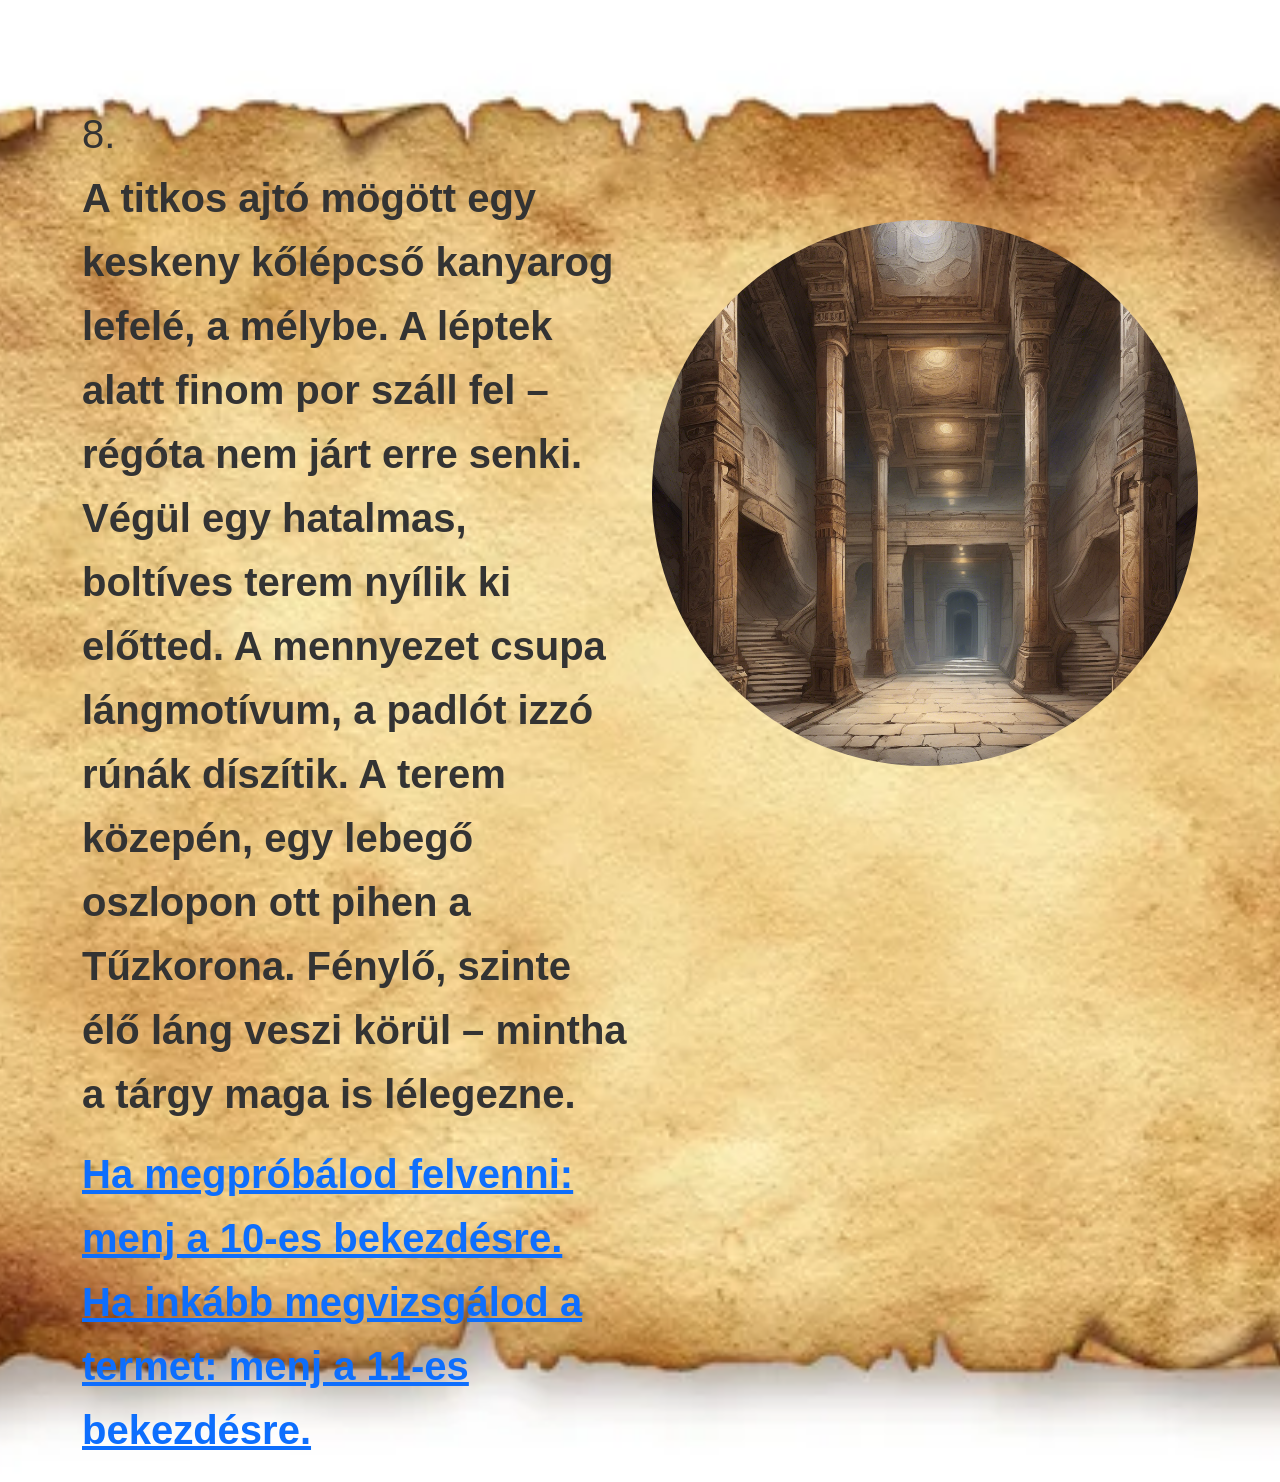
<file: t8.html>
<!DOCTYPE html>
<html lang="hu">

<head>
    <meta charset="UTF-8">
    <meta name="viewport" content="width=device-width, initial-scale=1.0">
    <title>A Lángoló Kripta Kalandja</title>
    <link href="https://cdn.jsdelivr.net/npm/bootstrap@5.3.3/dist/css/bootstrap.min.css" rel="stylesheet">
    <link rel="stylesheet" href="./style.css">
</head>

<body>
    <div class="container">
        <div class="row">
            <div class="col-md-6">
                <h1>8.</h1> 
                <p>A titkos ajtó mögött egy keskeny kőlépcső kanyarog lefelé, a mélybe. A léptek alatt finom por száll
                    fel – régóta nem járt erre senki. Végül egy hatalmas, boltíves terem nyílik ki előtted. A mennyezet
                    csupa lángmotívum, a padlót izzó rúnák díszítik. A terem közepén, egy lebegő oszlopon ott pihen a
                    Tűzkorona. Fénylő, szinte élő láng veszi körül – mintha a tárgy maga is lélegezne.
                </p>
                <a href="t10.html">Ha megpróbálod felvenni: menj a 10-es bekezdésre.</a><br> <a href="t11.html">Ha inkább megvizsgálod a termet: menj a 11-es bekezdésre.</a>

            </div>
            <div class="col-md-6">
                <img class="img-fluid" src="folyosó.png" alt="">
            </div>
        </div>
    </div>
</body>

</html>
</file>
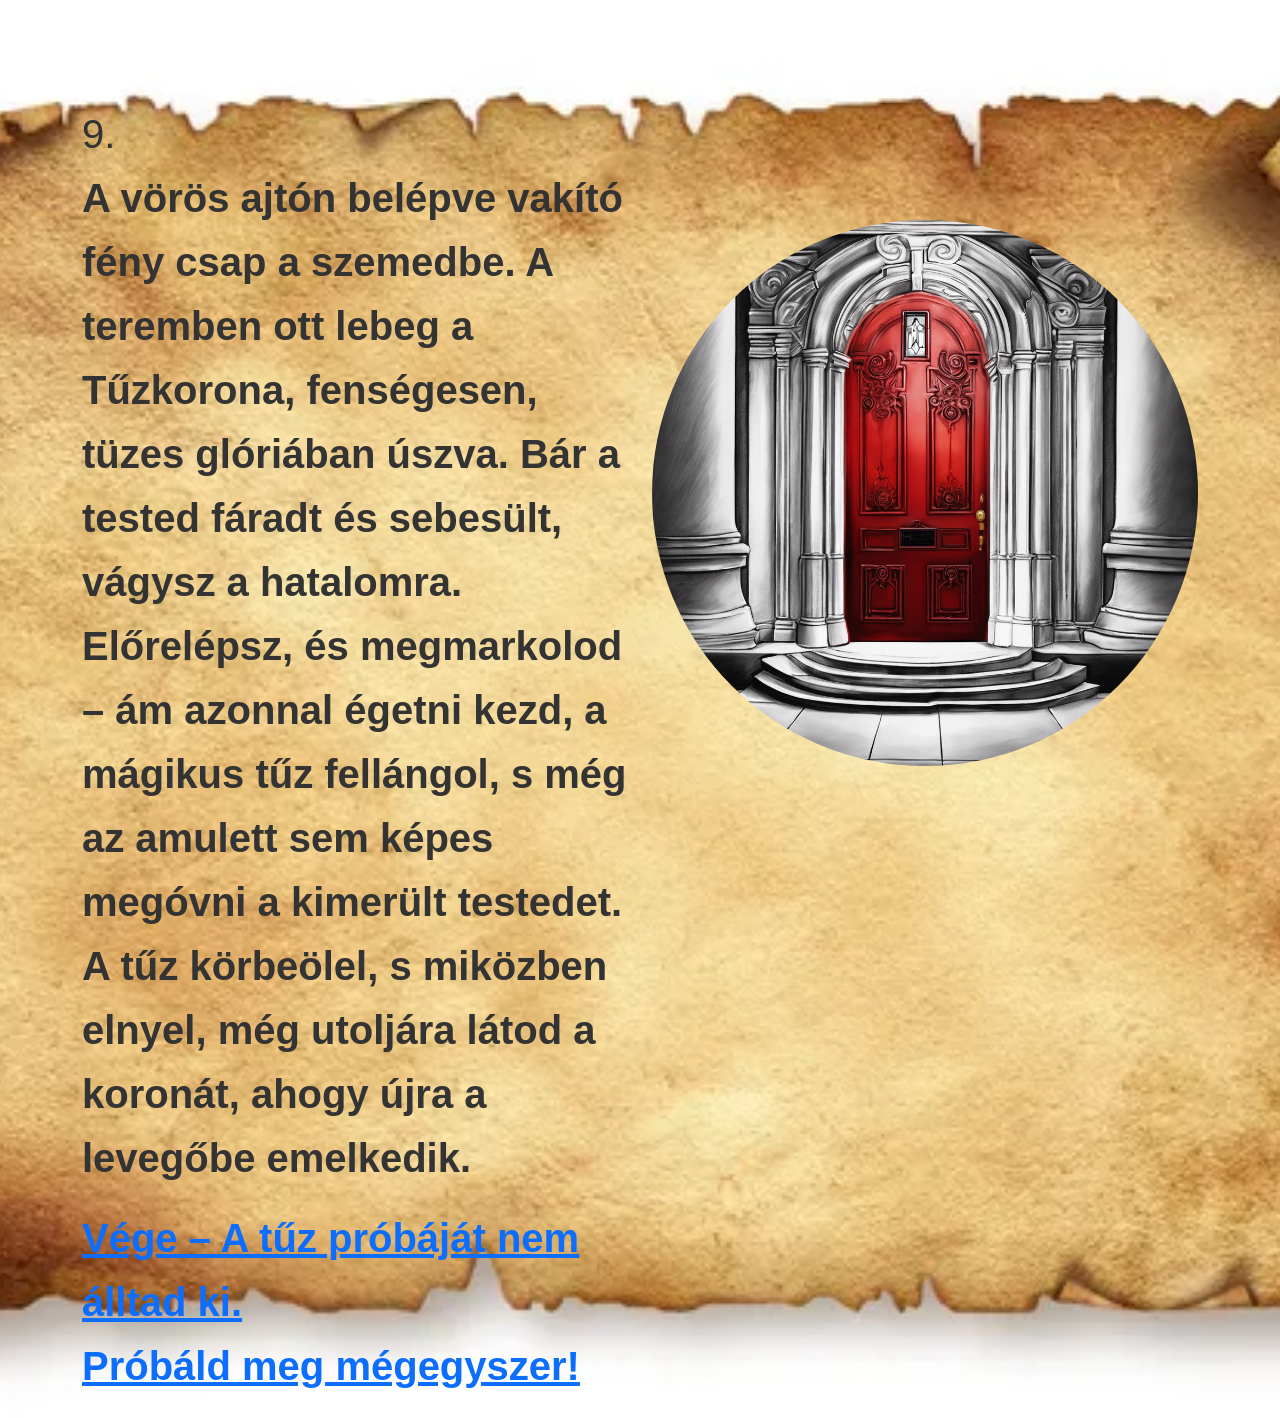
<file: t9.html>
<!DOCTYPE html>
<html lang="hu">

<head>
    <meta charset="UTF-8">
    <meta name="viewport" content="width=device-width, initial-scale=1.0">
    <title>A Lángoló Kripta Kalandja</title>
    <link href="https://cdn.jsdelivr.net/npm/bootstrap@5.3.3/dist/css/bootstrap.min.css" rel="stylesheet">
    <link rel="stylesheet" href="./style.css">
</head>

<body>
    <div class="container">
        <div class="row">
            <div class="col-md-6">
                <h1>9.</h1> 
                <p>A vörös ajtón belépve vakító fény csap a szemedbe. A teremben ott lebeg a Tűzkorona, fenségesen,
                    tüzes glóriában úszva. Bár a tested fáradt és sebesült, vágysz a hatalomra. Előrelépsz, és
                    megmarkolod – ám azonnal égetni kezd, a mágikus tűz fellángol, s még az amulett sem képes megóvni a
                    kimerült testedet. A tűz körbeölel, s miközben elnyel, még utoljára látod a koronát, ahogy újra a
                    levegőbe emelkedik.
                </p>
                <a href="t1.html">Vége – A tűz próbáját nem álltad ki.</a><br> <a href="t1.html">Próbáld meg mégegyszer!</a>

            </div>
            <div class="col-md-6">
                <img class="img-fluid" src="ajto.png" alt="">
            </div>
        </div>
    </div>
</body>

</html>
</file>
<file: style.css>
body{

    font-family:'Blackadder ITC', sans-serif;
    background-image: url(per.jpg);
    background-size: cover; /* A kép kitölti az egész hátteret */
    background-repeat: no-repeat; /* A kép nem ismétlődik */
    background-position: center; /* A kép középre igazodik */
    margin: 0;
    margin-top: 90px; /* Távolság a szövegtől */
    padding: 20px;
    color: #333;
    line-height: 1.6;
    font-size: 40px; 
    font-weight:  bold;
}                             


img {
    display: block;
    margin-top: 110px; /* Távolság a szövegtől */
    margin-left: auto;
    margin-right: auto;
float: left;
width: 150%; 
height: auto;
border-radius: 50%;

}
h2 {
    text-align: center; /* Szöveg középre igazítása vízszintesen */
    margin-top: 90px; /* Távolság a szövegtől */
    font-size: 40px; 
    font-weight:  bold;
    color: #333;
    line-height: 1.6;
    float: right;
}
ul{
    float: right;
}
</file>
<file: win.css>
h1{
    text-align: center; /* Szöveg középre igazítása vízszintesen */
    
    margin-top: 90px;
}

body{
  background-image: url(per.jpg); /* Háttérkép beállítása */
    background-size: cover; /* A kép kitölti az egész hátteret */
    background-repeat: no-repeat; /* A kép nem ismétlődik */
    background-position: center; /* A kép középre igazodik */
}          
img{
    display: block;
    margin-top: 50px; /* Távolság a szövegtől */
    margin-left: auto;
    margin-right: auto;
   
    width: 50%; 
    height: auto;
    border-radius: 50%;
}
</file>
